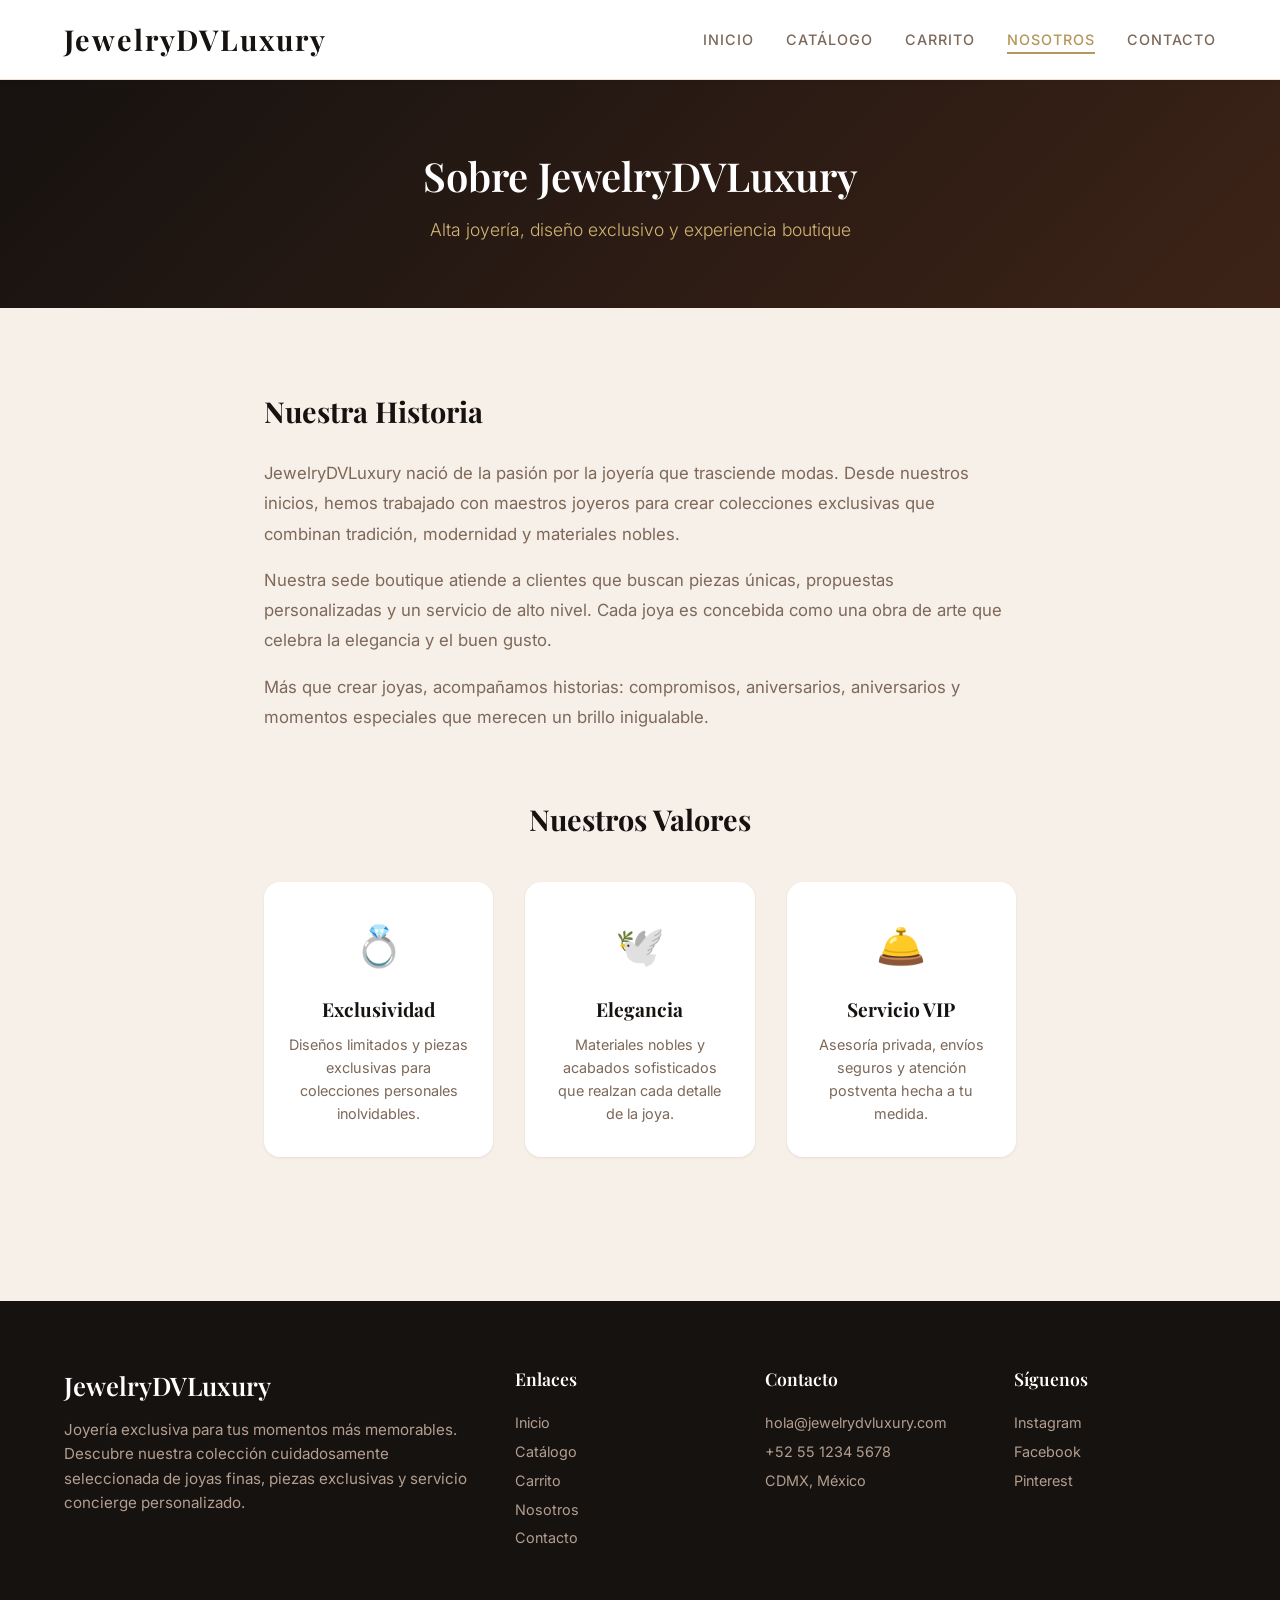
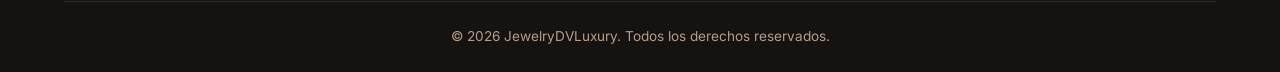
<file: pages/about.html>
<!DOCTYPE html>
<html lang="es">
<head>
  <meta charset="UTF-8">
  <meta name="viewport" content="width=device-width, initial-scale=1.0">
  <meta name="description" content="Sobre JewelryDVLuxury - Historia, valores y joyería de lujo">
  <title>Nosotros - JewelryDVLuxury</title>
  <link rel="preconnect" href="https://fonts.googleapis.com">
  <link rel="preconnect" href="https://fonts.gstatic.com" crossorigin>
  <link href="https://fonts.googleapis.com/css2?family=Inter:wght@300;400;500;600&family=Playfair+Display:ital,wght@0,400;0,600;0,700;1,400&display=swap" rel="stylesheet">
  <link rel="stylesheet" href="../css/style.css">
</head>
<body>
  <div id="header-placeholder"></div>

  <section class="page-hero">
    <div class="container">
      <h1 class="page-hero__title">Sobre JewelryDVLuxury</h1>
      <p class="page-hero__subtitle">Alta joyería, diseño exclusivo y experiencia boutique</p>
    </div>
  </section>

  <main>
    <section class="section">
      <div class="container">
        <div class="about">
          <div class="about__story">
            <h2>Nuestra Historia</h2>
            <div class="about__hero-image" style="background-image:url('https://images.unsplash.com/photo-1512436991641-6745cdb1723f?auto=format&fit=crop&w=1200&q=80');"></div>
            <p>JewelryDVLuxury nació de la pasión por la joyería que trasciende modas. Desde nuestros inicios, hemos trabajado con maestros joyeros para crear colecciones exclusivas que combinan tradición, modernidad y materiales nobles.</p>
            <p>Nuestra sede boutique atiende a clientes que buscan piezas únicas, propuestas personalizadas y un servicio de alto nivel. Cada joya es concebida como una obra de arte que celebra la elegancia y el buen gusto.</p>
            <p>Más que crear joyas, acompañamos historias: compromisos, aniversarios, aniversarios y momentos especiales que merecen un brillo inigualable.</p>
          </div>

          <div class="about__values">
            <h2>Nuestros Valores</h2>
            <div class="about__values-grid">
              <div class="about__value-card">
                <div class="about__value-icon">💍</div>
                <h3>Exclusividad</h3>
                <p>Diseños limitados y piezas exclusivas para colecciones personales inolvidables.</p>
              </div>
              <div class="about__value-card">
                <div class="about__value-icon">🕊️</div>
                <h3>Elegancia</h3>
                <p>Materiales nobles y acabados sofisticados que realzan cada detalle de la joya.</p>
              </div>
              <div class="about__value-card">
                <div class="about__value-icon">🛎️</div>
                <h3>Servicio VIP</h3>
                <p>Asesoría privada, envíos seguros y atención postventa hecha a tu medida.</p>
              </div>
            </div>
          </div>
        </div>
      </div>
    </section>
  </main>

  <div id="footer-placeholder"></div>
  <script src="../js/main.js"></script>
</body>
</html>
</file>
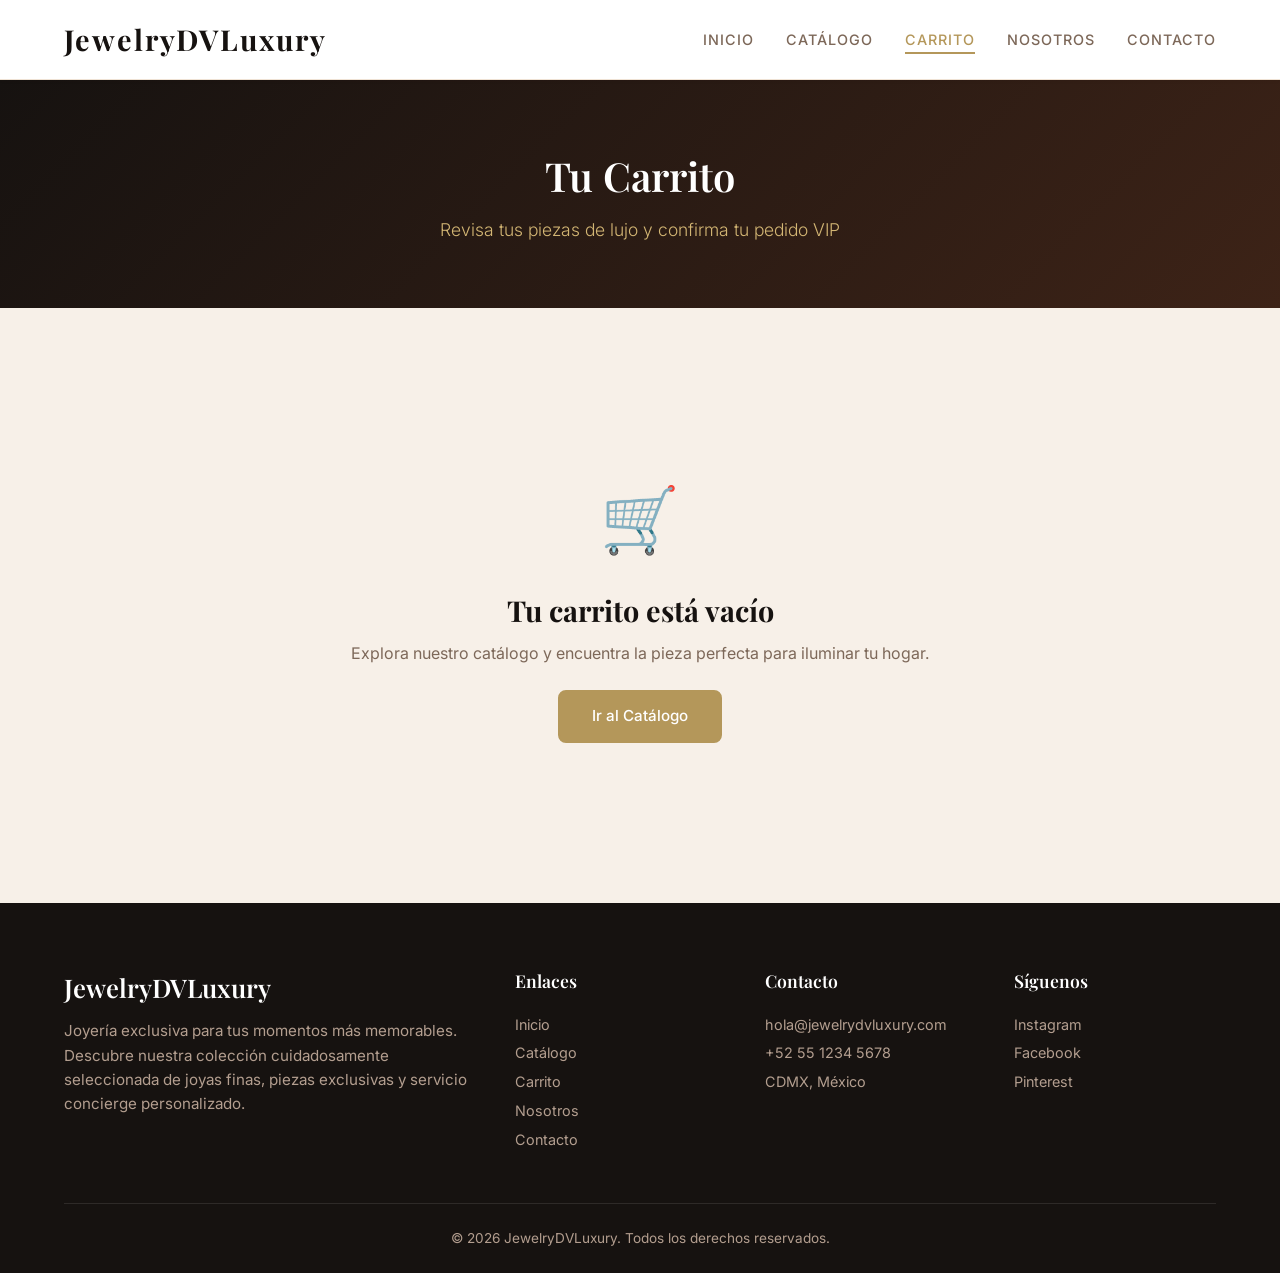
<file: pages/cart.html>
<!DOCTYPE html>
<html lang="es">
<head>
  <meta charset="UTF-8">
  <meta name="viewport" content="width=device-width, initial-scale=1.0">
  <meta name="description" content="Carrito de compras - JewelryDVLuxury">
  <title>Carrito - JewelryDVLuxury</title>
  <link rel="preconnect" href="https://fonts.googleapis.com">
  <link rel="preconnect" href="https://fonts.gstatic.com" crossorigin>
  <link href="https://fonts.googleapis.com/css2?family=Inter:wght@300;400;500;600&family=Playfair+Display:ital,wght@0,400;0,600;0,700;1,400&display=swap" rel="stylesheet">
  <link rel="stylesheet" href="../css/style.css">
</head>
<body>
  <div id="header-placeholder"></div>

  <section class="page-hero">
    <div class="container">
      <h1 class="page-hero__title">Tu Carrito</h1>
      <p class="page-hero__subtitle">Revisa tus piezas de lujo y confirma tu pedido VIP</p>
    </div>
  </section>

  <main>
    <section class="section">
      <div class="container">
        <div id="cart-content"></div>
      </div>
    </section>
  </main>

  <div class="modal-overlay" id="checkout-modal">
    <div class="modal">
      <div class="modal__icon">✨</div>
      <h3>Compra VIP realizada</h3>
      <p>Gracias por elegir JewelryDVLuxury. Nuestro equipo confirmará tu pedido y tu entrega privada muy pronto.</p>
      <a href="../pages/catalog.html" class="btn btn--primary">Seguir Comprando</a>
    </div>
  </div>

  <div id="footer-placeholder"></div>
  <script src="../js/data.js"></script>
  <script src="../js/main.js"></script>
  <script src="../js/cart.js"></script>
</body>
</html>
</file>
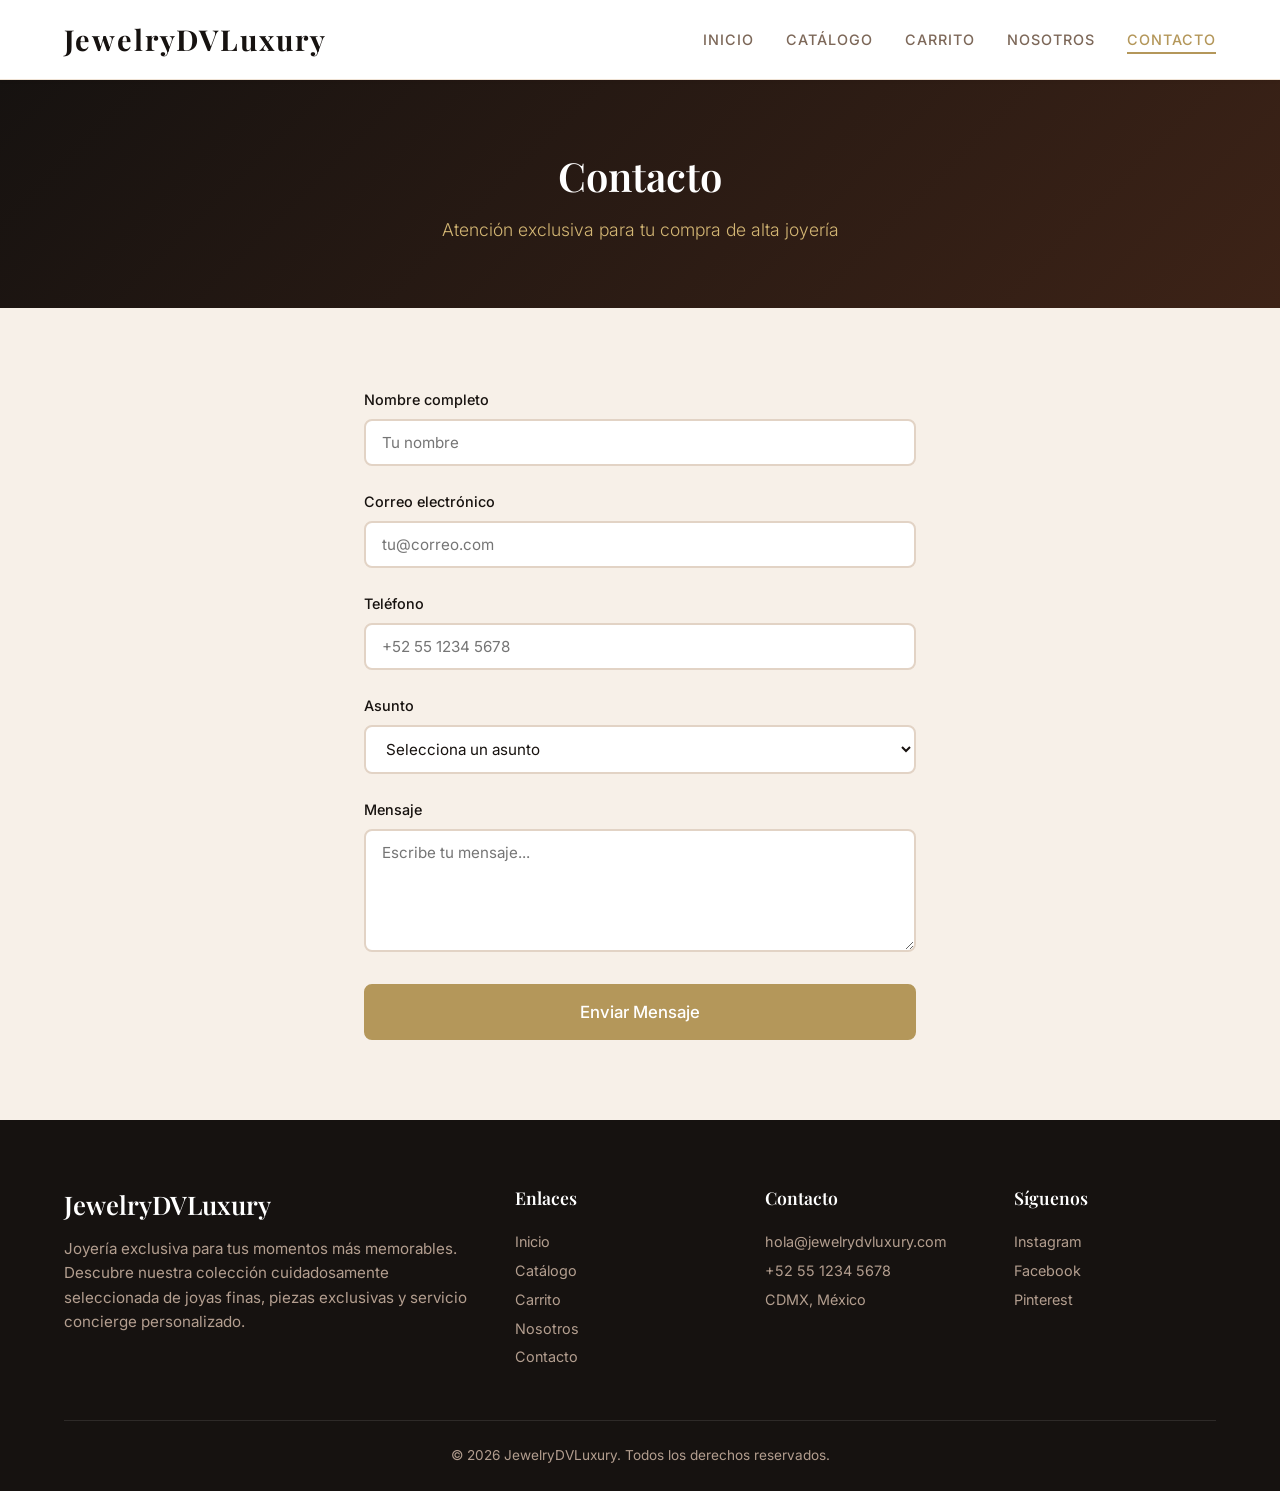
<file: pages/contact.html>
<!DOCTYPE html>
<html lang="es">
<head>
  <meta charset="UTF-8">
  <meta name="viewport" content="width=device-width, initial-scale=1.0">
  <meta name="description" content="Contacto - JewelryDVLuxury">
  <title>Contacto - JewelryDVLuxury</title>
  <link rel="preconnect" href="https://fonts.googleapis.com">
  <link rel="preconnect" href="https://fonts.gstatic.com" crossorigin>
  <link href="https://fonts.googleapis.com/css2?family=Inter:wght@300;400;500;600&family=Playfair+Display:ital,wght@0,400;0,600;0,700;1,400&display=swap" rel="stylesheet">
  <link rel="stylesheet" href="../css/style.css">
</head>
<body>
  <div id="header-placeholder"></div>

  <section class="page-hero">
    <div class="container">
      <h1 class="page-hero__title">Contacto</h1>
      <p class="page-hero__subtitle">Atención exclusiva para tu compra de alta joyería</p>
    </div>
  </section>

  <main>
    <section class="section">
      <div class="container">
        <div class="contact">
          <div class="contact__side-image" style="background-image:url('https://images.unsplash.com/photo-1522312346375-d1a52e2b99b3?auto=format&fit=crop&w=900&q=80');"></div>
          <form id="contact-form" class="contact__form" novalidate>
            <div class="form-group">
              <label for="name">Nombre completo</label>
              <input type="text" id="name" name="name" placeholder="Tu nombre" required>
              <span class="error-message" id="name-error">Por favor ingresa tu nombre</span>
            </div>

            <div class="form-group">
              <label for="email">Correo electrónico</label>
              <input type="email" id="email" name="email" placeholder="tu@correo.com" required>
              <span class="error-message" id="email-error">Por favor ingresa un correo válido</span>
            </div>

            <div class="form-group">
              <label for="phone">Teléfono</label>
              <input type="tel" id="phone" name="phone" placeholder="+52 55 1234 5678">
              <span class="error-message" id="phone-error">Por favor ingresa un teléfono válido (10 dígitos)</span>
            </div>

            <div class="form-group">
              <label for="subject">Asunto</label>
              <select id="subject" name="subject" required>
                <option value="">Selecciona un asunto</option>
                <option value="consulta">Consulta general</option>
                <option value="pedido">Información de pedido</option>
                <option value="devolucion">Devolución o cambio</option>
                <option value="sugerencia">Sugerencia</option>
                <option value="otro">Otro</option>
              </select>
              <span class="error-message" id="subject-error">Por favor selecciona un asunto</span>
            </div>

            <div class="form-group">
              <label for="message">Mensaje</label>
              <textarea id="message" name="message" rows="5" placeholder="Escribe tu mensaje..." required></textarea>
              <span class="error-message" id="message-error">Por favor escribe tu mensaje (mínimo 10 caracteres)</span>
            </div>

            <button type="submit" class="btn btn--primary btn--full btn--lg">Enviar Mensaje</button>
          </form>

          <div class="form-success" id="form-success">
            <div class="form-success__icon">✉️</div>
            <h3>¡Mensaje enviado!</h3>
            <p>Gracias por contactarnos. Te responderemos a la brevedad posible.</p>
            <button class="btn btn--secondary" id="reset-form-btn" style="margin-top: 16px;">Enviar otro mensaje</button>
          </div>
        </div>
      </div>
    </section>
  </main>

  <div id="footer-placeholder"></div>
  <script src="../js/main.js"></script>
  <script src="../js/contact.js"></script>
</body>
</html>
</file>
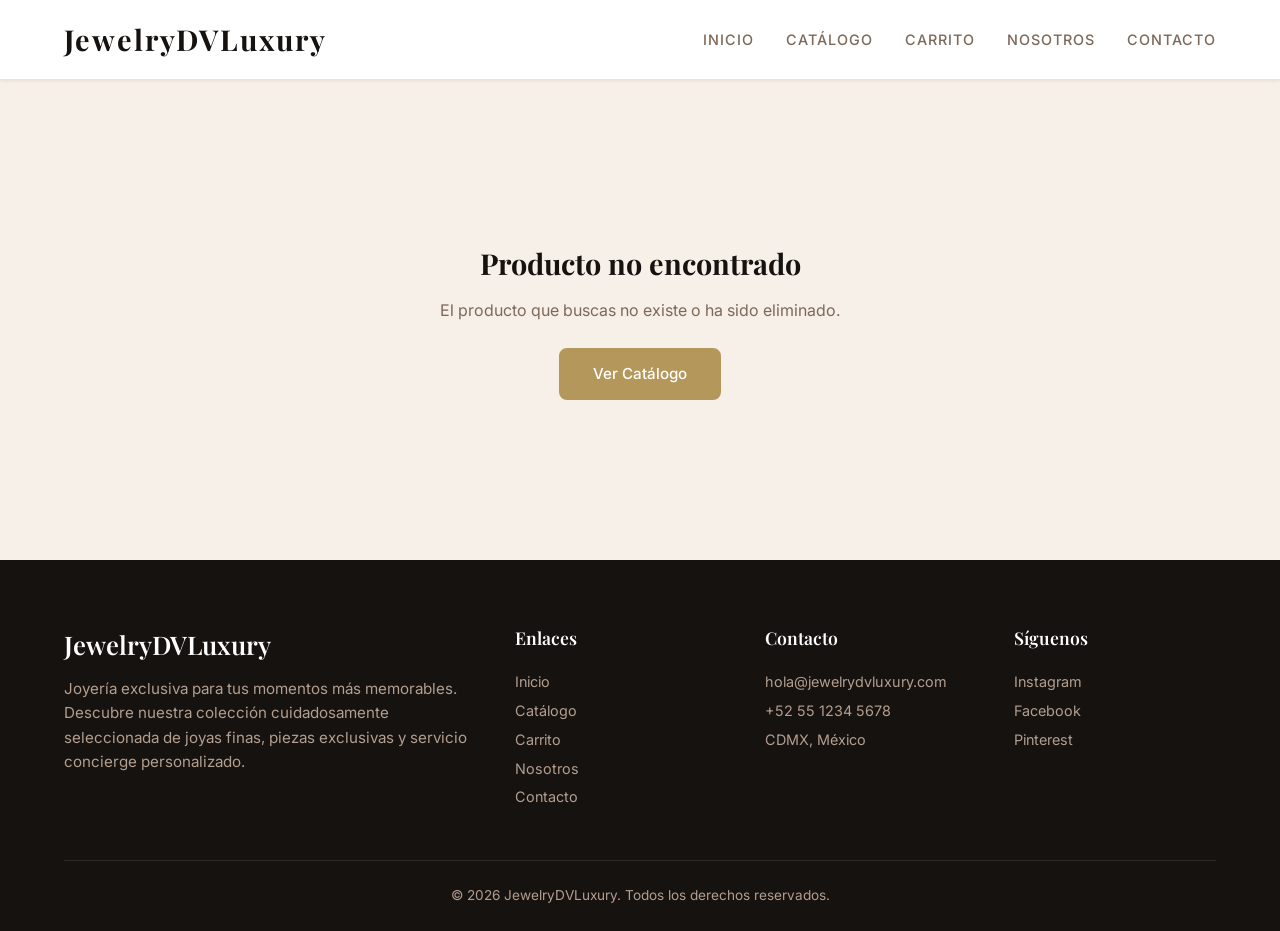
<file: pages/product.html>
<!DOCTYPE html>
<html lang="es">
<head>
  <meta charset="UTF-8">
  <meta name="viewport" content="width=device-width, initial-scale=1.0">
  <meta name="description" content="Detalle de producto - JewelryDVLuxury">
  <title>Producto - JewelryDVLuxury</title>
  <link rel="preconnect" href="https://fonts.googleapis.com">
  <link rel="preconnect" href="https://fonts.gstatic.com" crossorigin>
  <link href="https://fonts.googleapis.com/css2?family=Inter:wght@300;400;500;600&family=Playfair+Display:ital,wght@0,400;0,600;0,700;1,400&display=swap" rel="stylesheet">
  <link rel="stylesheet" href="../css/style.css">
</head>
<body>
  <div id="header-placeholder"></div>

  <main>
    <section class="section">
      <div class="container">
        <div class="product-detail" id="product-detail"></div>
      </div>
    </section>
  </main>

  <div id="footer-placeholder"></div>
  <script src="../js/data.js"></script>
  <script src="../js/main.js"></script>
  <script src="../js/product.js"></script>
</body>
</html>
</file>
<file: css/style.css>
/* ============================================
   JewelryDVLuxury - Estilos Globales
   ============================================ */
:root {
  --color-primary: #B4975A;
  --color-primary-hover: #D3B674;
  --color-primary-light: #F2E7D0;
  --color-primary-dark: #7C5D2A;
  --color-secondary: #161210;
  --color-accent: #8A6950;
  --color-accent-hover: #A38165;
  --color-bg: #F7F0E8;
  --color-bg-alt: #FBF6F1;
  --color-bg-dark: #E7D7C7;
  --color-text: #17120F;
  --color-text-light: #7D6859;
  --color-text-lighter: #B39E8F;
  --color-white: #FFFFFF;
  --color-border: #E2D3C5;
  --color-border-light: #EFE2D4;
  --color-success: #5B8C5A;
  --color-error: #C8674B;
  --color-star: #D4A843;

  --font-heading: 'Playfair Display', serif;
  --font-body: 'Inter', sans-serif;

  --shadow-sm: 0 1px 3px rgba(44, 24, 16, 0.08);
  --shadow-md: 0 4px 12px rgba(44, 24, 16, 0.1);
  --shadow-lg: 0 8px 30px rgba(44, 24, 16, 0.12);
  --shadow-hover: 0 12px 40px rgba(44, 24, 16, 0.18);

  --radius-sm: 4px;
  --radius-md: 8px;
  --radius-lg: 16px;
  --radius-xl: 24px;

  --transition: all 0.3s ease;
  --transition-fast: all 0.15s ease;
  --transition-slow: all 0.5s ease;

  --container: 1200px;
  --header-height: 80px;
}

/* Reset */
*, *::before, *::after {
  margin: 0;
  padding: 0;
  box-sizing: border-box;
}

html {
  scroll-behavior: smooth;
  font-size: 16px;
}

body {
  font-family: var(--font-body);
  color: var(--color-text);
  background-color: var(--color-bg);
  line-height: 1.6;
  min-height: 100vh;
  display: flex;
  flex-direction: column;
}

img {
  max-width: 100%;
  height: auto;
  display: block;
}

a {
  color: inherit;
  text-decoration: none;
  transition: var(--transition);
}

::selection {
  background-color: var(--color-primary-light);
  color: var(--color-secondary);
}

:focus-visible {
  outline: 2px solid var(--color-primary);
  outline-offset: 2px;
}

button:focus-visible {
  outline: 2px solid var(--color-primary);
  outline-offset: 2px;
}

@keyframes fadeIn {
  from { opacity: 0; }
  to { opacity: 1; }
}

@keyframes slideUp {
  from { opacity: 0; transform: translateY(20px); }
  to { opacity: 1; transform: translateY(0); }
}

.product-card {
  animation: slideUp 0.5s ease both;
}

.product-card:nth-child(1) { animation-delay: 0.05s; }
.product-card:nth-child(2) { animation-delay: 0.1s; }
.product-card:nth-child(3) { animation-delay: 0.15s; }
.product-card:nth-child(4) { animation-delay: 0.2s; }
.product-card:nth-child(5) { animation-delay: 0.25s; }
.product-card:nth-child(6) { animation-delay: 0.3s; }
.product-card:nth-child(7) { animation-delay: 0.35s; }
.product-card:nth-child(8) { animation-delay: 0.4s; }
.product-card:nth-child(9) { animation-delay: 0.45s; }
.product-card:nth-child(10) { animation-delay: 0.5s; }
.product-card:nth-child(11) { animation-delay: 0.55s; }
.product-card:nth-child(12) { animation-delay: 0.6s; }
.product-card:nth-child(13) { animation-delay: 0.65s; }
.product-card:nth-child(14) { animation-delay: 0.7s; }

ul { list-style: none; }

.container {
  width: 100%;
  max-width: var(--container);
  margin: 0 auto;
  padding: 0 24px;
}

.section {
  padding: 80px 0;
}

.section__title {
  font-family: var(--font-heading);
  font-size: 2rem;
  font-weight: 600;
  text-align: center;
  margin-bottom: 12px;
  color: var(--color-secondary);
}

.section__subtitle {
  text-align: center;
  color: var(--color-text-light);
  margin-bottom: 48px;
  font-size: 1.1rem;
}

/* Buttons */
.btn {
  display: inline-flex;
  align-items: center;
  justify-content: center;
  gap: 8px;
  padding: 12px 32px;
  border: 2px solid transparent;
  border-radius: var(--radius-md);
  font-family: var(--font-body);
  font-size: 0.95rem;
  font-weight: 500;
  cursor: pointer;
  transition: var(--transition);
  text-align: center;
}

.btn--primary {
  background-color: var(--color-primary);
  color: var(--color-white);
  border-color: var(--color-primary);
}

.btn--primary:hover {
  background-color: var(--color-primary-hover);
  border-color: var(--color-primary-hover);
  transform: translateY(-2px);
  box-shadow: var(--shadow-md);
}

.btn--primary:active {
  transform: translateY(0);
  background-color: var(--color-primary-dark);
  border-color: var(--color-primary-dark);
}

.btn--secondary {
  background-color: transparent;
  color: var(--color-primary);
  border-color: var(--color-primary);
}

.btn--secondary:hover {
  background-color: var(--color-primary);
  color: var(--color-white);
  transform: translateY(-2px);
}

.btn--secondary:active {
  transform: translateY(0);
  background-color: var(--color-primary-dark);
  border-color: var(--color-primary-dark);
}

.btn--accent {
  background-color: var(--color-accent);
  color: var(--color-white);
  border-color: var(--color-accent);
}

.btn--accent:hover {
  background-color: var(--color-accent-hover);
  border-color: var(--color-accent-hover);
  transform: translateY(-2px);
  box-shadow: var(--shadow-md);
}

.btn--sm {
  padding: 8px 20px;
  font-size: 0.85rem;
}

.btn--lg {
  padding: 16px 40px;
  font-size: 1.05rem;
}

.btn--full {
  width: 100%;
}

/* Header */
.header {
  position: sticky;
  top: 0;
  z-index: 1000;
  background-color: var(--color-white);
  border-bottom: 1px solid var(--color-border-light);
  height: var(--header-height);
  box-shadow: var(--shadow-sm);
}

.header__inner {
  display: flex;
  align-items: center;
  justify-content: space-between;
  height: 100%;
}

.header__logo {
  font-family: var(--font-heading);
  font-size: 1.8rem;
  font-weight: 700;
  color: var(--color-secondary);
  letter-spacing: 2px;
}

.header__logo:hover {
  color: var(--color-primary);
}

.header__nav-list {
  display: flex;
  align-items: center;
  gap: 32px;
}

.header__nav-link {
  font-size: 0.9rem;
  font-weight: 500;
  color: var(--color-text-light);
  padding: 4px 0;
  border-bottom: 2px solid transparent;
  transition: var(--transition);
  text-transform: uppercase;
  letter-spacing: 1px;
}

.header__nav-link:hover,
.header__nav-link--active {
  color: var(--color-primary);
  border-bottom-color: var(--color-primary);
}

.header__menu-toggle {
  display: none;
  flex-direction: column;
  gap: 5px;
  background: none;
  border: none;
  cursor: pointer;
  padding: 4px;
}

.header__menu-toggle span {
  display: block;
  width: 24px;
  height: 2px;
  background-color: var(--color-text);
  transition: var(--transition);
  border-radius: 2px;
}

/* Footer */
.footer {
  background-color: var(--color-secondary);
  color: var(--color-bg-alt);
  padding: 64px 0 0;
  margin-top: auto;
}

.footer__inner {
  display: grid;
  grid-template-columns: 2fr 1fr 1fr 1fr;
  gap: 48px;
  padding-bottom: 48px;
  border-bottom: 1px solid rgba(255, 255, 255, 0.1);
}

.footer__brand h3 {
  font-family: var(--font-heading);
  font-size: 1.6rem;
  font-weight: 600;
  margin-bottom: 12px;
  color: var(--color-white);
}

.footer__brand p {
  color: var(--color-text-lighter);
  font-size: 0.95rem;
  line-height: 1.6;
}

.footer h4 {
  font-family: var(--font-heading);
  font-size: 1.1rem;
  font-weight: 600;
  margin-bottom: 16px;
  color: var(--color-white);
}

.footer__links ul,
.footer__contact p,
.footer__social p {
  font-size: 0.9rem;
  color: var(--color-text-lighter);
  line-height: 2;
}

.footer__links a:hover {
  color: var(--color-primary-hover);
}

.footer__bottom {
  padding: 24px 0;
  text-align: center;
  font-size: 0.85rem;
  color: var(--color-text-lighter);
}

/* Page Hero */
.page-hero {
  background: linear-gradient(135deg, var(--color-secondary) 0%, #3d2317 100%);
  color: var(--color-white);
  padding: 64px 0;
  text-align: center;
}

.page-hero__title {
  font-family: var(--font-heading);
  font-size: 2.5rem;
  font-weight: 600;
  margin-bottom: 8px;
}

.page-hero__subtitle {
  font-size: 1.1rem;
  color: var(--color-primary-hover);
  font-weight: 300;
}

/* About Page */
.about {
  max-width: 800px;
  margin: 0 auto;
  padding: 0 24px;
}

.about__story {
  margin-bottom: 64px;
}

.about__story h2 {
  font-family: var(--font-heading);
  font-size: 1.8rem;
  color: var(--color-secondary);
  margin-bottom: 24px;
}

.about__story p {
  color: var(--color-text-light);
  font-size: 1.05rem;
  line-height: 1.8;
  margin-bottom: 16px;
}

.about__values {
  margin-bottom: 64px;
}

.about__values h2 {
  font-family: var(--font-heading);
  font-size: 1.8rem;
  color: var(--color-secondary);
  text-align: center;
  margin-bottom: 40px;
}

.about__values-grid {
  display: grid;
  grid-template-columns: repeat(3, 1fr);
  gap: 32px;
}

.about__value-card {
  text-align: center;
  padding: 32px 24px;
  background: var(--color-white);
  border-radius: var(--radius-lg);
  box-shadow: var(--shadow-sm);
  transition: var(--transition);
}

.about__value-card:hover {
  transform: translateY(-4px);
  box-shadow: var(--shadow-md);
}

.about__value-icon {
  font-size: 2.5rem;
  margin-bottom: 16px;
}

.about__value-card h3 {
  font-family: var(--font-heading);
  font-size: 1.2rem;
  color: var(--color-secondary);
  margin-bottom: 8px;
}

.about__value-card p {
  color: var(--color-text-light);
  font-size: 0.9rem;
  line-height: 1.6;
}

/* Contact Page */
.contact {
  max-width: 600px;
  margin: 0 auto;
  padding: 0 24px;
}

.form-group {
  margin-bottom: 24px;
}

.form-group label {
  display: block;
  font-size: 0.9rem;
  font-weight: 500;
  color: var(--color-text);
  margin-bottom: 8px;
}

.form-group input,
.form-group textarea,
.form-group select {
  width: 100%;
  padding: 12px 16px;
  border: 2px solid var(--color-border);
  border-radius: var(--radius-md);
  font-family: var(--font-body);
  font-size: 0.95rem;
  color: var(--color-text);
  background-color: var(--color-white);
  transition: var(--transition);
  outline: none;
}

.form-group input:focus,
.form-group textarea:focus,
.form-group select:focus {
  border-color: var(--color-primary);
  box-shadow: 0 0 0 3px var(--color-primary-light);
}

.form-group input.error,
.form-group textarea.error {
  border-color: var(--color-error);
}

.form-group .error-message {
  display: none;
  font-size: 0.85rem;
  color: var(--color-error);
  margin-top: 6px;
}

.form-group .error-message.visible {
  display: block;
}

.form-success {
  display: none;
  text-align: center;
  padding: 48px 24px;
  background: var(--color-white);
  border-radius: var(--radius-lg);
  box-shadow: var(--shadow-md);
}

.form-success.visible {
  display: block;
}

.form-success__icon {
  font-size: 3rem;
  margin-bottom: 16px;
}

.form-success h3 {
  font-family: var(--font-heading);
  font-size: 1.5rem;
  color: var(--color-secondary);
  margin-bottom: 8px;
}

.form-success p {
  color: var(--color-text-light);
}

/* Cart Page */
.cart__content {
  display: grid;
  grid-template-columns: 1fr 380px;
  gap: 48px;
  align-items: start;
}

.cart__items {
  display: flex;
  flex-direction: column;
  gap: 16px;
}

.cart__item {
  display: grid;
  grid-template-columns: 100px 1fr auto;
  gap: 24px;
  padding: 24px;
  background: var(--color-white);
  border-radius: var(--radius-lg);
  box-shadow: var(--shadow-sm);
  align-items: center;
  transition: var(--transition);
}

.cart__item:hover {
  box-shadow: var(--shadow-md);
}

.cart__item-image {
  width: 100px;
  height: 100px;
  object-fit: cover;
  border-radius: var(--radius-md);
}

.cart__item-info h3 {
  font-family: var(--font-heading);
  font-size: 1.1rem;
  margin-bottom: 4px;
  color: var(--color-secondary);
}

.cart__item-info p {
  color: var(--color-text-light);
  font-size: 0.9rem;
}

.cart__item-quantity {
  display: flex;
  align-items: center;
  gap: 12px;
  margin-top: 8px;
}

.cart__item-quantity button {
  width: 32px;
  height: 32px;
  border: 1px solid var(--color-border);
  border-radius: 50%;
  background: var(--color-white);
  cursor: pointer;
  font-size: 1.1rem;
  display: flex;
  align-items: center;
  justify-content: center;
  transition: var(--transition);
}

.cart__item-quantity button:hover {
  background: var(--color-primary-light);
  border-color: var(--color-primary);
}

.cart__item-quantity span {
  font-weight: 500;
  min-width: 24px;
  text-align: center;
}

.cart__item-total {
  text-align: right;
}

.cart__item-total .price {
  font-family: var(--font-heading);
  font-size: 1.2rem;
  font-weight: 600;
  color: var(--color-primary-dark);
}

.cart__item-remove {
  background: none;
  border: none;
  color: var(--color-text-lighter);
  cursor: pointer;
  font-size: 0.85rem;
  margin-top: 4px;
  transition: var(--transition);
}

.cart__item-remove:hover {
  color: var(--color-error);
}

.cart__summary {
  background: var(--color-white);
  border-radius: var(--radius-lg);
  box-shadow: var(--shadow-sm);
  padding: 32px;
  position: sticky;
  top: calc(var(--header-height) + 24px);
}

.cart__summary h3 {
  font-family: var(--font-heading);
  font-size: 1.3rem;
  color: var(--color-secondary);
  margin-bottom: 24px;
  padding-bottom: 16px;
  border-bottom: 1px solid var(--color-border-light);
}

.cart__summary-row {
  display: flex;
  justify-content: space-between;
  margin-bottom: 12px;
  font-size: 0.95rem;
  color: var(--color-text-light);
}

.cart__summary-row.total {
  font-size: 1.2rem;
  font-weight: 600;
  color: var(--color-secondary);
  padding-top: 16px;
  border-top: 2px solid var(--color-border);
  margin-top: 16px;
}

.cart__summary .btn {
  margin-top: 24px;
}

.cart__empty {
  text-align: center;
  padding: 80px 24px;
}

.cart__empty-icon {
  font-size: 4rem;
  margin-bottom: 16px;
}

.cart__empty h2 {
  font-family: var(--font-heading);
  font-size: 1.8rem;
  color: var(--color-secondary);
  margin-bottom: 8px;
}

.cart__empty p {
  color: var(--color-text-light);
  margin-bottom: 24px;
}

/* Catalog Page */
.catalog__controls {
  display: flex;
  flex-wrap: wrap;
  gap: 16px;
  align-items: center;
  justify-content: space-between;
  margin-bottom: 40px;
}

.catalog__filters {
  display: flex;
  gap: 8px;
  flex-wrap: wrap;
}

.catalog__filter-btn {
  padding: 8px 20px;
  border: 2px solid var(--color-border);
  border-radius: 24px;
  background: var(--color-white);
  font-family: var(--font-body);
  font-size: 0.85rem;
  font-weight: 500;
  cursor: pointer;
  transition: var(--transition);
  color: var(--color-text-light);
}

.catalog__filter-btn:hover {
  border-color: var(--color-primary);
  color: var(--color-primary);
}

.catalog__filter-btn.active {
  background: var(--color-primary);
  color: var(--color-white);
  border-color: var(--color-primary);
}

.catalog__search {
  display: flex;
  align-items: center;
  gap: 8px;
  background: var(--color-white);
  border: 2px solid var(--color-border);
  border-radius: var(--radius-md);
  padding: 0 16px;
  transition: var(--transition);
  min-width: 280px;
}

.catalog__search:focus-within {
  border-color: var(--color-primary);
  box-shadow: 0 0 0 3px var(--color-primary-light);
}

.catalog__search input {
  border: none;
  outline: none;
  padding: 12px 0;
  font-family: var(--font-body);
  font-size: 0.9rem;
  color: var(--color-text);
  width: 100%;
  background: transparent;
}

.catalog__search-icon {
  color: var(--color-text-lighter);
  font-size: 1.1rem;
}

/* Product Grid */
.product-grid {
  display: grid;
  grid-template-columns: repeat(auto-fill, minmax(270px, 1fr));
  gap: 32px;
}

.product-card {
  background: var(--color-white);
  border-radius: var(--radius-lg);
  overflow: hidden;
  box-shadow: var(--shadow-sm);
  transition: var(--transition);
  cursor: pointer;
}

.product-card:hover {
  transform: translateY(-6px);
  box-shadow: var(--shadow-hover);
}

.product-card__image {
  width: 100%;
  aspect-ratio: 3/4;
  object-fit: cover;
  transition: var(--transition-slow);
}

.product-card:hover .product-card__image {
  transform: scale(1.05);
}

.product-card__body {
  padding: 20px;
}

.product-card__category {
  font-size: 0.75rem;
  text-transform: uppercase;
  letter-spacing: 1.5px;
  color: var(--color-text-lighter);
  margin-bottom: 8px;
}

.product-card__name {
  font-family: var(--font-heading);
  font-size: 1.1rem;
  font-weight: 600;
  color: var(--color-secondary);
  margin-bottom: 6px;
}

.product-card__price {
  font-size: 1.15rem;
  font-weight: 600;
  color: var(--color-primary-dark);
}

/* Product Detail */
.product-detail {
  display: grid;
  grid-template-columns: 1fr 1fr;
  gap: 64px;
  align-items: start;
}

.product-detail__gallery {
  position: sticky;
  top: calc(var(--header-height) + 24px);
}

.product-detail__main-image {
  width: 100%;
  aspect-ratio: 4/5;
  object-fit: cover;
  border-radius: var(--radius-lg);
  margin-bottom: 16px;
}

.product-detail__thumbnails {
  display: flex;
  gap: 12px;
}

.product-detail__thumb {
  width: 80px;
  height: 80px;
  object-fit: cover;
  border-radius: var(--radius-md);
  cursor: pointer;
  border: 2px solid transparent;
  transition: var(--transition);
}

.product-detail__thumb:hover,
.product-detail__thumb.active {
  border-color: var(--color-primary);
}

.product-detail__info h1 {
  font-family: var(--font-heading);
  font-size: 2rem;
  font-weight: 600;
  color: var(--color-secondary);
  margin-bottom: 8px;
}

.product-detail__category {
  font-size: 0.85rem;
  text-transform: uppercase;
  letter-spacing: 1.5px;
  color: var(--color-text-lighter);
  margin-bottom: 16px;
}

.product-detail__price {
  font-family: var(--font-heading);
  font-size: 2rem;
  font-weight: 700;
  color: var(--color-primary-dark);
  margin-bottom: 24px;
}

.product-detail__description {
  color: var(--color-text-light);
  font-size: 1rem;
  line-height: 1.8;
  margin-bottom: 32px;
}

.product-detail__actions {
  display: flex;
  gap: 16px;
  align-items: center;
  flex-wrap: wrap;
}

.product-detail__quantity {
  display: flex;
  align-items: center;
  gap: 12px;
  border: 2px solid var(--color-border);
  border-radius: var(--radius-md);
  padding: 4px;
}

.product-detail__quantity button {
  width: 40px;
  height: 40px;
  border: none;
  background: var(--color-bg-alt);
  border-radius: var(--radius-sm);
  cursor: pointer;
  font-size: 1.2rem;
  display: flex;
  align-items: center;
  justify-content: center;
  transition: var(--transition);
  color: var(--color-text);
}

.product-detail__quantity button:hover {
  background: var(--color-primary-light);
}

.product-detail__quantity span {
  font-weight: 600;
  min-width: 40px;
  text-align: center;
  font-size: 1.1rem;
}

/* Home Page Hero */
.hero {
  min-height: 90vh;
  display: flex;
  align-items: center;
  justify-content: center;
  text-align: center;
  background: linear-gradient(135deg, rgba(23, 17, 14, 0.95) 0%, rgba(23, 17, 14, 0.72) 45%, rgba(23, 17, 14, 0.95) 100%), url('https://images.unsplash.com/photo-1522312346375-d1a52e2b99b3?auto=format&fit=crop&w=1400&q=80');
  background-size: cover;
  background-position: center;
  background-repeat: no-repeat;
  color: var(--color-white);
  position: relative;
  overflow: hidden;
}

.hero::before {
  content: '';
  position: absolute;
  top: -50%;
  left: -50%;
  width: 200%;
  height: 200%;
  background: radial-gradient(circle at 30% 50%, rgba(184, 134, 11, 0.08) 0%, transparent 50%),
              radial-gradient(circle at 70% 50%, rgba(200, 103, 75, 0.05) 0%, transparent 50%);
  animation: heroGlow 15s ease-in-out infinite alternate;
}

@keyframes heroGlow {
  0% { transform: translate(0, 0) rotate(0deg); }
  100% { transform: translate(-2%, -1%) rotate(3deg); }
}

.hero__content {
  position: relative;
  z-index: 1;
  padding: 0 24px;
}

.hero__title {
  font-family: var(--font-heading);
  font-size: 5rem;
  font-weight: 700;
  margin-bottom: 8px;
  letter-spacing: 4px;
  animation: fadeInUp 1s ease;
}

.hero__subtitle {
  font-size: 1.3rem;
  font-weight: 300;
  color: var(--color-primary-hover);
  margin-bottom: 40px;
  animation: fadeInUp 1s ease 0.2s both;
}

.hero .btn {
  animation: fadeInUp 1s ease 0.4s both;
}

@keyframes fadeInUp {
  from {
    opacity: 0;
    transform: translateY(30px);
  }
  to {
    opacity: 1;
    transform: translateY(0);
  }
}

.hero__eyebrow,
.carousel__eyebrow {
  display: inline-block;
  text-transform: uppercase;
  letter-spacing: 0.24em;
  font-size: 0.8rem;
  color: var(--color-primary-light);
  margin-bottom: 16px;
}

.carousel {
  overflow: hidden;
  position: relative;
  margin: 40px auto;
  padding: 0;
}

.carousel__track {
  display: flex;
  transition: transform 0.8s ease;
  width: 300%;
}

.carousel__slide {
  min-width: 100%;
  padding: 120px 24px;
  display: flex;
  align-items: flex-end;
  justify-content: flex-start;
  background-size: cover;
  background-position: center;
  color: var(--color-white);
  position: relative;
}

.carousel__slide::after {
  content: '';
  position: absolute;
  inset: 0;
  background: linear-gradient(180deg, rgba(20, 14, 12, 0.1), rgba(20, 14, 12, 0.85));
}

.carousel__text {
  position: relative;
  z-index: 1;
  max-width: 540px;
}

.carousel__text h2 {
  font-family: var(--font-heading);
  font-size: 2.5rem;
  line-height: 1.05;
  margin-bottom: 18px;
}

.carousel__text p {
  font-size: 1rem;
  color: rgba(255, 255, 255, 0.9);
  line-height: 1.8;
  max-width: 520px;
}

.carousel__nav {
  position: absolute;
  bottom: 24px;
  right: 24px;
  display: flex;
  gap: 12px;
  z-index: 2;
}

.carousel__control {
  width: 48px;
  height: 48px;
  border-radius: 50%;
  border: 1px solid rgba(255, 255, 255, 0.7);
  background: rgba(0, 0, 0, 0.3);
  color: var(--color-white);
  font-size: 1.6rem;
  cursor: pointer;
  display: flex;
  align-items: center;
  justify-content: center;
  transition: background 0.3s ease, transform 0.3s ease;
}

.carousel__control:hover {
  background: rgba(255, 255, 255, 0.15);
  transform: scale(1.05);
}

.carousel__indicators {
  position: absolute;
  bottom: 24px;
  left: 24px;
  display: flex;
  gap: 8px;
  z-index: 2;
}

.carousel__indicator {
  width: 12px;
  height: 12px;
  border-radius: 50%;
  border: 1px solid rgba(255, 255, 255, 0.7);
  background: transparent;
  cursor: pointer;
  transition: background 0.3s ease, transform 0.3s ease;
}

.carousel__indicator.active {
  background: rgba(255, 255, 255, 0.9);
  transform: scale(1.2);
}

.hero__actions {
  display: flex;
  flex-wrap: wrap;
  gap: 16px;
  justify-content: center;
  margin-top: 28px;
}

@media (max-width: 900px) {
  .carousel__text h2 {
    font-size: 2rem;
  }
}

@media (max-width: 600px) {
  .carousel__slide {
    padding: 80px 16px;
  }
  .carousel__nav {
    bottom: 16px;
    right: 16px;
  }
  .carousel__indicators {
    bottom: 16px;
    left: 16px;
  }
}

/* Featured Section */
.featured {
  padding: 80px 0;
}

.featured__grid {
  display: grid;
  grid-template-columns: repeat(4, 1fr);
  gap: 24px;
}

.featured__cta {
  text-align: center;
  margin-top: 48px;
}

/* Banner */
.banner {
  background: linear-gradient(135deg, var(--color-primary) 0%, var(--color-primary-hover) 100%);
  padding: 64px 24px;
  text-align: center;
  color: var(--color-white);
}

.banner__title {
  font-family: var(--font-heading);
  font-size: 2rem;
  font-weight: 600;
  margin-bottom: 12px;
}

.banner__text {
  font-size: 1.05rem;
  opacity: 0.9;
  margin-bottom: 32px;
  max-width: 600px;
  margin-left: auto;
  margin-right: auto;
}

.banner .btn--secondary {
  border-color: var(--color-white);
  color: var(--color-white);
}

.banner .btn--secondary:hover {
  background-color: var(--color-white);
  color: var(--color-primary);
}

/* Features Strip */
.features-strip {
  display: grid;
  grid-template-columns: repeat(4, 1fr);
  gap: 32px;
  padding: 48px 0;
  text-align: center;
}

.features-strip__item {
  padding: 24px;
}

.features-strip__icon {
  font-size: 2rem;
  margin-bottom: 12px;
}

.features-strip__item h4 {
  font-family: var(--font-heading);
  font-size: 1.1rem;
  color: var(--color-secondary);
  margin-bottom: 4px;
}

.features-strip__item p {
  font-size: 0.85rem;
  color: var(--color-text-light);
}

/* Checkout Modal */
.modal-overlay {
  display: none;
  position: fixed;
  top: 0;
  left: 0;
  width: 100%;
  height: 100%;
  background: rgba(44, 24, 16, 0.6);
  backdrop-filter: blur(4px);
  z-index: 2000;
  align-items: center;
  justify-content: center;
}

.modal-overlay.visible {
  display: flex;
}

.modal {
  background: var(--color-white);
  border-radius: var(--radius-xl);
  padding: 48px;
  max-width: 480px;
  width: 90%;
  text-align: center;
  animation: fadeInUp 0.3s ease;
}

.modal__icon {
  font-size: 3rem;
  margin-bottom: 16px;
}

.modal h3 {
  font-family: var(--font-heading);
  font-size: 1.5rem;
  color: var(--color-secondary);
  margin-bottom: 8px;
}

.modal p {
  color: var(--color-text-light);
  margin-bottom: 24px;
}

/* Toast notifications */
.toast {
  position: fixed;
  top: calc(var(--header-height) + 16px);
  right: 24px;
  background: var(--color-secondary);
  color: var(--color-white);
  padding: 16px 24px;
  border-radius: var(--radius-md);
  box-shadow: var(--shadow-lg);
  z-index: 3000;
  transform: translateX(120%);
  transition: transform 0.3s ease;
  font-size: 0.9rem;
}

.toast.visible {
  transform: translateX(0);
}

.toast--success {
  background: var(--color-success);
}

/* ============================================
   Responsive - Mobile First
   ============================================ */

/* Tablet */
@media (max-width: 900px) {
  .hero__title {
    font-size: 3.5rem;
  }

  .footer__inner {
    grid-template-columns: 1fr 1fr;
    gap: 32px;
  }

  .product-detail {
    grid-template-columns: 1fr;
    gap: 32px;
  }

  .product-detail__gallery {
    position: static;
  }

  .cart__content {
    grid-template-columns: 1fr;
  }

  .about__values-grid {
    grid-template-columns: 1fr 1fr;
  }

  .featured__grid {
    grid-template-columns: repeat(2, 1fr);
  }

  .features-strip {
    grid-template-columns: repeat(2, 1fr);
  }

  .catalog__controls {
    flex-direction: column;
    align-items: stretch;
  }

  .catalog__search {
    min-width: 0;
    width: 100%;
  }
}

/* Mobile */
@media (max-width: 600px) {
  .header__nav-list {
    display: none;
    position: absolute;
    top: var(--header-height);
    left: 0;
    width: 100%;
    background: var(--color-white);
    flex-direction: column;
    padding: 24px;
    gap: 16px;
    box-shadow: var(--shadow-md);
    border-top: 1px solid var(--color-border-light);
  }

  .header__nav-list--open {
    display: flex;
  }

  .header__menu-toggle {
    display: flex;
  }

  .hero__title {
    font-size: 2.5rem;
  }

  .hero__subtitle {
    font-size: 1rem;
  }

  .section {
    padding: 48px 0;
  }

  .section__title {
    font-size: 1.5rem;
  }

  .footer__inner {
    grid-template-columns: 1fr;
    gap: 32px;
  }

  .product-grid {
    grid-template-columns: repeat(2, 1fr);
    gap: 16px;
  }

  .product-card__body {
    padding: 12px;
  }

  .product-card__name {
    font-size: 0.95rem;
  }

  .product-card__price {
    font-size: 1rem;
  }

  .cart__item {
    grid-template-columns: 80px 1fr;
    gap: 16px;
    padding: 16px;
  }

  .cart__item-total {
    grid-column: 1 / -1;
    text-align: left;
    display: flex;
    justify-content: space-between;
    align-items: center;
  }

  .about__values-grid {
    grid-template-columns: 1fr;
  }

  .featured__grid {
    grid-template-columns: 1fr;
  }

  .features-strip {
    grid-template-columns: 1fr 1fr;
    gap: 16px;
  }

  .hero {
    min-height: 70vh;
  }

  .page-hero__title {
    font-size: 1.8rem;
  }

  .product-detail__info h1 {
    font-size: 1.5rem;
  }

  .product-detail__price {
    font-size: 1.5rem;
  }

  .modal {
    padding: 32px 24px;
  }

  .catalog__filters {
    justify-content: center;
  }

  .cart__item-quantity button {
    width: 28px;
    height: 28px;
    font-size: 1rem;
  }

  .product-detail__actions {
    flex-direction: column;
    align-items: stretch;
  }

  .product-detail__quantity {
    justify-content: center;
  }

  .product-detail__thumbnails {
    gap: 8px;
  }

  .product-detail__thumb {
    width: 60px;
    height: 60px;
  }

  .header__nav-list {
    z-index: 999;
  }
}

/* Small Mobile */
@media (max-width: 400px) {
  .product-grid {
    grid-template-columns: 1fr;
  }

  .features-strip {
    grid-template-columns: 1fr;
  }

  .container {
    padding: 0 16px;
  }

  .about__value-card {
    padding: 24px 16px;
  }
}
</file>
